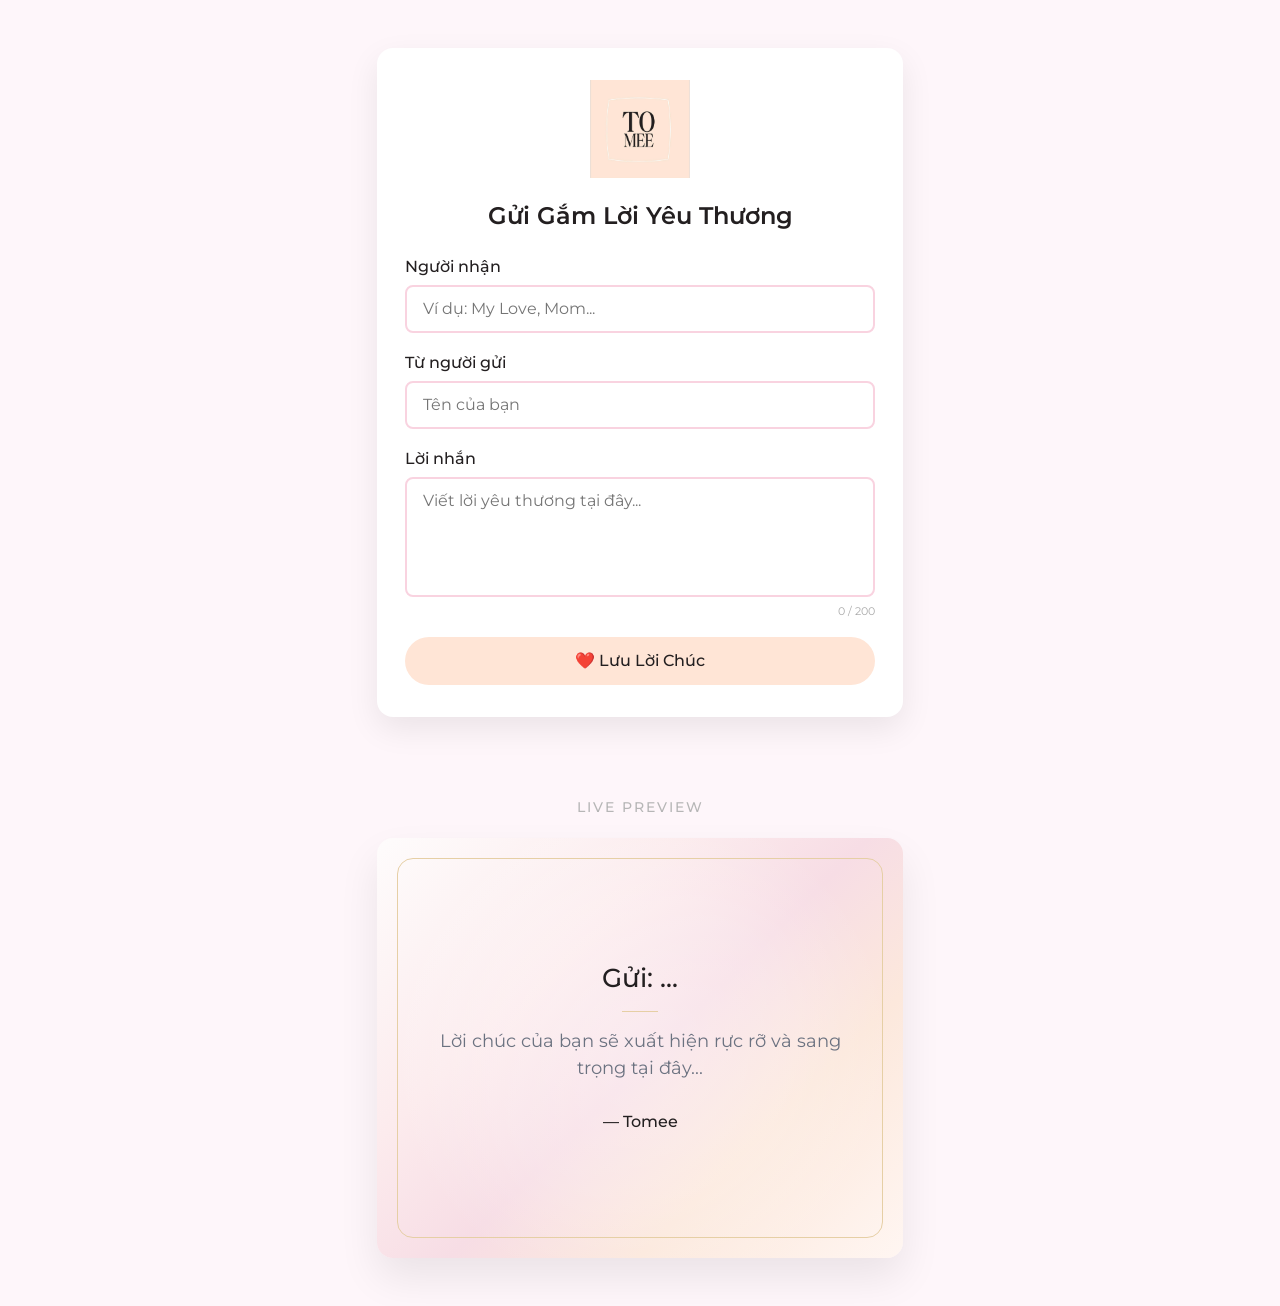
<file: index.html>
<!-- src/html/index.html -->
<!doctype html>
<html lang="en">
	<head>
		<meta charset="UTF-8" />
		<meta name="viewport" content="width=device-width, initial-scale=1.0" />
		<title>Document</title>

		<link rel="preconnect" href="https://fonts.googleapis.com" />
		<link rel="preconnect" href="https://fonts.gstatic.com" crossorigin />
		<link href="https://fonts.googleapis.com/css2?family=Montserrat:ital,wght@0,100..900;1,100..900&display=swap" rel="stylesheet" />

		<link rel="stylesheet" href="/assets/css/vendor.css" />
		<!-- Thêm vendor.css -->
		<link rel="stylesheet" href="/assets/css/main.css" />
		<!-- style.css -->
	</head>

	<body>
		<!-- Include header -->
		<header></header>

		<!-- Main content of the page -->
		<main>
			<!-- Main content -->
			<div class="lv_pageWrapper_container">
				<div class="container py-5">
					<div class="row justify-content-center">
						<div class="col-12 col-md-8 col-lg-6">
							<div class="lv_loveForm_wrapper">
								<div class="lv_loveForm_header">
									<img class="lv_loveForm_header_img" src="/assets/images/logo-to-mee.png" alt="" />
								</div>

								<div class="lv_loveForm_intro">
									<h2 class="lv_loveForm_introTitle">Gửi Gắm Lời Yêu Thương</h2>
								</div>

								<form class="lv_loveForm_form">
									<div class="lv_loveForm_fieldGroup">
										<label class="lv_loveForm_labelReceiver">Người nhận</label>
										<input type="text" class="lv_loveForm_inputReceiver" placeholder="Ví dụ: My Love, Mom..." />
									</div>

									<div class="lv_loveForm_fieldGroup">
										<label class="lv_loveForm_labelSender">Từ người gửi</label>
										<input type="text" class="lv_loveForm_inputSender" placeholder="Tên của bạn" />
									</div>

									<div class="lv_loveForm_fieldGroup">
										<label class="lv_loveForm_labelMessage">Lời nhắn</label>
										<textarea class="lv_loveForm_textareaMessage" placeholder="Viết lời yêu thương tại đây..."></textarea>
										<span class="lv_loveForm_charCount">0 / 200</span>
									</div>

									<button type="submit" class="lv_loveForm_submitButton">❤️ Lưu Lời Chúc</button>
								</form>
							</div>

							<!-- preview -->
							<div class="lv_cardPreview_wrapper">
								<div class="lv_cardPreview_container">
									<span class="lv_cardPreview_label"> LIVE PREVIEW </span>

									<div class="lv_cardPreview_card">
										<div class="lv_cardPreview_border">
											<div class="lv_cardPreview_content">
												<h1 class="lv_cardPreview_title">Gửi: ...</h1>

												<div class="lv_cardPreview_divider"></div>

												<p class="lv_cardPreview_message">Lời chúc của bạn sẽ xuất hiện rực rỡ và sang trọng tại đây...</p>

												<span class="lv_cardPreview_signature"> — Tomee </span>
											</div>
										</div>
									</div>
								</div>
							</div>
						</div>
					</div>
				</div>
			</div>
		</main>

		<!-- Include footer -->
		<footer></footer>

		<style>
			.lv_loading {
				display: inline-block;
				width: 16px;
				height: 16px;
				border: 2px solid #fff;
				border-top: 2px solid transparent;
				border-radius: 50%;
				animation: spin 0.8s linear infinite;
				margin-right: 6px;
				vertical-align: middle;
			}

			@keyframes spin {
				to {
					transform: rotate(360deg);
				}
			}

			.lv_formSuccess {
				margin-top: 12px;
				color: #2e7d32;
				font-weight: 600;
				text-align: center;
			}

			.lv_error {
				display: block;
				color: #d32f2f;
				font-size: 12px;
			}
		</style>

		<script src="/assets/js/vendor.js"></script>
		<!-- vendor.js -->
		<script src="/assets/js/main.js"></script>
		<!-- main.js -->

		<script>
			jQuery(function ($) {
				const $receiver = $(".lv_loveForm_inputReceiver");
				const $sender = $(".lv_loveForm_inputSender");
				const $message = $(".lv_loveForm_textareaMessage");

				const $previewTitle = $(".lv_cardPreview_title");
				const $previewMessage = $(".lv_cardPreview_message");
				const $previewSignature = $(".lv_cardPreview_signature");
				const $charCount = $(".lv_loveForm_charCount");

				// Người nhận → Title
				$receiver.on("input", function () {
					const val = $(this).val().trim();
					$previewTitle.text(`Gửi: ${val || "..."}`);
				});

				// Người gửi → Signature
				$sender.on("input", function () {
					const val = $(this).val().trim();
					$previewSignature.text(`— ${val || "Tomee"}`);
				});

				// Lời nhắn → Nội dung + đếm ký tự
				$message.on("input", function () {
					let val = $(this).val();

					if (val.length > 200) {
						val = val.substring(0, 200);
						$(this).val(val);
					}

					$previewMessage.text(val || "Lời chúc của bạn sẽ xuất hiện rực rỡ và sang trọng tại đây...");

					$charCount.text(`${val.length} / 200`);
				});
			});
		</script>

		<script>
			jQuery(function ($) {
				// gán name cho validate
				$(".lv_loveForm_inputReceiver").attr("name", "receiver");
				$(".lv_loveForm_inputSender").attr("name", "sender");
				$(".lv_loveForm_textareaMessage").attr("name", "message");

				const $form = $(".lv_loveForm_form");
				const $btn = $(".lv_loveForm_submitButton");
				const $charCount = $(".lv_loveForm_charCount");

				const $previewTitle = $(".lv_cardPreview_title");
				const $previewMessage = $(".lv_cardPreview_message");
				const $previewSignature = $(".lv_cardPreview_signature");

				$form.validate({
					rules: {
						receiver: {
							required: true,
							minlength: 3,
						},
						sender: {
							required: true,
							minlength: 3,
						},
						message: {
							required: true,
							maxlength: 200,
						},
					},

					messages: {
						receiver: {
							required: "Trường người nhận không được bỏ trống",
							minlength: "Người nhận phải có ít nhất 3 ký tự",
						},
						sender: {
							required: "Trường người gửi không được bỏ trống",
							minlength: "Người gửi phải có ít nhất 3 ký tự",
						},
						message: {
							required: "Lời nhắn không được bỏ trống",
							maxlength: "Lời nhắn tối đa 200 ký tự",
						},
					},

					errorElement: "span",
					errorClass: "lv_error",

					submitHandler: function (form) {
						$(".lv_formSuccess").remove();

						$btn.prop("disabled", true).html('<span class="lv_loading"></span> Đang gửi...');

						setTimeout(function () {
							form.reset();

							$previewTitle.text("Gửi: ...");
							$previewMessage.text("Lời chúc của bạn sẽ xuất hiện rực rỡ và sang trọng tại đây...");
							$previewSignature.text("— Tomee");
							$charCount.text("0 / 200");

							$btn.prop("disabled", false).html("❤️ Lưu Lời Chúc");

							$btn.after('<div class="lv_formSuccess">✨ Lời chúc đã được lưu thành công!</div>');
						}, 2000);

						return false;
					},
				});
			});
		</script>
	</body>
</html>
</file>
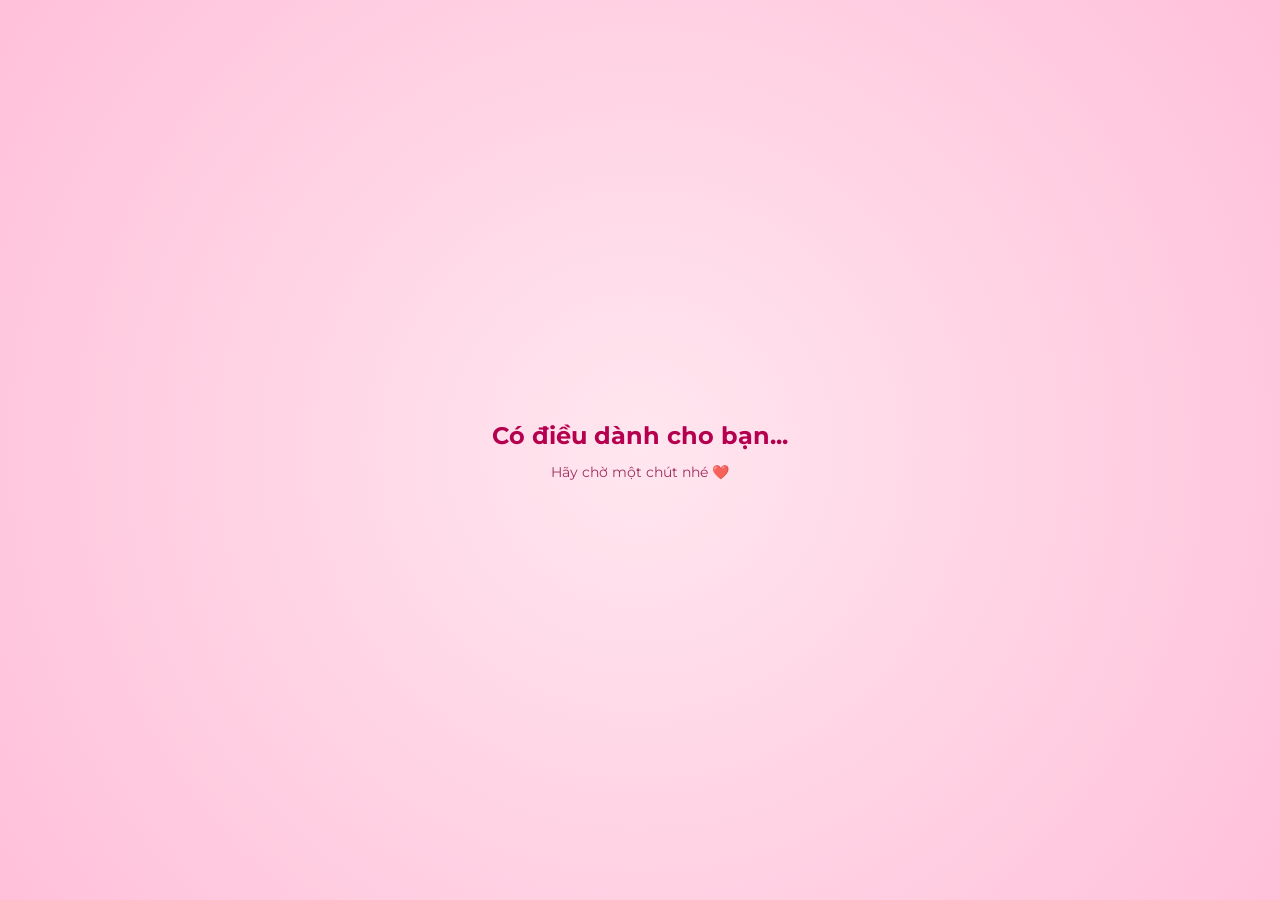
<file: wish.html>
<!-- src/html/index.html -->
<!doctype html>
<html lang="en">
	<head>
		<meta charset="UTF-8" />
		<meta name="viewport" content="width=device-width, initial-scale=1.0" />
		<title>Document</title>

		<link rel="preconnect" href="https://fonts.googleapis.com" />
		<link rel="preconnect" href="https://fonts.gstatic.com" crossorigin />
		<link href="https://fonts.googleapis.com/css2?family=Montserrat:ital,wght@0,100..900;1,100..900&display=swap" rel="stylesheet" />

		<link rel="stylesheet" href="/assets/css/vendor.css" />
		<!-- Thêm vendor.css -->
		<link rel="stylesheet" href="/assets/css/main.css" />
		<!-- style.css -->
	</head>

	<body>
		<!-- Include header -->
		<header></header>

		<script src="/assets/js/animate-heart-canvas-browser.js"></script>
		<script>
			let queryData = getSearchData();
			console.log(queryData);
			let animateHeartCanvas = new AnimateHeartCanvas(Number(queryData.hMin), Number(queryData.hMax), Number(queryData.countHeart), Number(queryData.sizeMin), Number(queryData.sizeMax), queryData.bgColor);

			/****************************
			 *
			 *  获取地址栏get数据
			 *
			 *  - 有值的时候返回一个包含所有参数的对象
			 *  - 无值的时候，返回 `false`
			 *
			 ****************************/

			function getSearchData() {
				let searchString = location.search;
				if (searchString) {
					let obj = {};
					searchString = searchString.substring(1, searchString.length);
					let tempArray = searchString.split("&");
					tempArray.forEach((item) => {
						obj[item.split("=")[0]] = decodeURIComponent(item.split("=")[1]);
					});
					return obj;
				} else {
					return false;
				}
			}
		</script>

		<!-- Main content of the page -->
		<main>
			<div class="lv_revealOverlay">
				<div class="lv_revealContent">
					<div class="lv_revealText">Có điều dành cho bạn...</div>
					<div class="lv_revealSub">Hãy chờ một chút nhé ❤️</div>
				</div>
			</div>
			<!-- Main content -->
			<div class="container">
				<div class="lv_wish_pageWrapper">
					<div class="lv_wish_container">
						<!-- Title -->
						<div class="lv_wish_title">
							<div class="lv_wish_titleMain">Lời Chúc Dành Cho Bạn</div>
						</div>

						<!-- Message -->
						<div class="lv_wish_message">
							<!-- Toggle -->
							<input type="checkbox" id="lv_wish_toggle" class="lv_wish_toggle" />

							<!-- Envelope -->
							<label for="lv_wish_toggle" class="lv_wish_envelope">
								<!-- Back -->
								<div class="lv_wish_envelopeBack"></div>

								<!-- Side triangles -->
								<div class="lv_wish_envelopeLeft"></div>
								<div class="lv_wish_envelopeRight"></div>

								<!-- Top flap -->
								<div class="lv_wish_envelopeFlap"></div>

								<!-- Letter -->
								<div class="lv_wish_letter">
									<div class="lv_wish_letterTo">Gửi: My Love</div>

									<div class="lv_wish_letterContent">Lorem ipsum dolor sit amet consectetur adipisicing elit. In quo repellat esse consequatur architecto odio eligendi accusantium, dolore nobis perferendis eveniet non ipsum quia porro deleniti. Culpa, delectus expedita? Rem!</div>

									<div class="lv_wish_letterSign">— Anh Yêu</div>
								</div>

								<div class="lv_wish_envelopeSeal"></div>
							</label>
						</div>
					</div>
				</div>
			</div>
		</main>

		<!-- Include footer -->
		<footer></footer>

		<style>
			canvas {
				opacity: 0.08;
			}

			.lv_revealOverlay {
				position: fixed;
				inset: 0;
				background: radial-gradient(circle, #ffe6ef, #ffc0d9);
				z-index: 9999;
				display: flex;
				align-items: center;
				justify-content: center;
				transition:
					opacity 1.2s ease,
					visibility 1.2s ease;
			}

			.lv_revealOverlay.hide {
				opacity: 0;
				visibility: hidden;
			}

			.lv_revealContent {
				text-align: center;
				animation: fadeUp 1.5s ease;
			}

			.lv_revealText {
				font-size: 24px;
				font-weight: 700;
				color: #b4004e;
			}

			.lv_revealSub {
				margin-top: 8px;
				font-size: 14px;
				color: #8a003a;
				opacity: 0.8;
			}

			@keyframes fadeUp {
				from {
					opacity: 0;
					transform: translateY(12px);
				}
				to {
					opacity: 1;
					transform: translateY(0);
				}
			}
		</style>

		<script src="/assets/js/vendor.js"></script>
		<!-- vendor.js -->
		<script src="/assets/js/main.js"></script>
		<!-- main.js -->

		<script>
			jQuery(function ($) {
				setTimeout(function () {
					$(".lv_revealOverlay").addClass("hide");
				}, 3000);
			});
		</script>
	</body>
</html>
</file>
<file: assets/css/main.css>
body {
	line-height: 1.5;
	font-size: 16px;
	font-family: "Montserrat", sans-serif;
	font-size: 400;
	color: #231f20;
}

.lv_pageWrapper_container {
	background-color: #fef6fa;
}

.lv_loveForm_wrapper {
	background-color: #ffffff;
	border-radius: 16px;
	padding: 32px 28px;
	box-shadow: 0 12px 32px rgba(0, 0, 0, 0.08);
	display: grid;
	row-gap: 24px;
}

/* Header */
.lv_loveForm_header {
	text-align: center;
}

/* Intro */
.lv_loveForm_intro {
	text-align: center;
}

.lv_loveForm_introTitle {
	font-size: 24px;
	margin: 0px;
	font-weight: 600;
	color: #231f20;
}

/* Form */
.lv_loveForm_form {
	display: grid;
	row-gap: 18px;
}

.lv_loveForm_fieldGroup {
	display: grid;
	row-gap: 6px;
}

.lv_loveForm_labelReceiver,
.lv_loveForm_labelSender,
.lv_loveForm_labelMessage {
	font-size: 16px;
	color: #231f20;
	font-weight: 500;
}

.lv_loveForm_inputReceiver,
.lv_loveForm_inputSender {
	height: 48px;
	padding: 0 16px;
	font-size: 16px;
	border-radius: 8px;
	border: 2px solid #f9d3e0;
	outline: none !important;
}

.lv_loveForm_inputReceiver:focus,
.lv_loveForm_inputSender:focus,
.lv_loveForm_textareaMessage:focus {
	border: 2px solid #ffe5d6 !important;
}

.lv_loveForm_textareaMessage {
	height: 120px;
	padding: 10px 16px;
	font-size: 16px;
	border-radius: 8px;
	border: 2px solid #f9d3e0;
	resize: none;
	outline: none !important;
}

.lv_loveForm_charCount {
	font-size: 11px;
	color: #aaaaaa;
	text-align: right;
}

/* Button */
.lv_loveForm_submitButton {
	height: 48px;
	border-radius: 24px;
	border: none;
	background-color: #ffe5d6 !important;
	font-size: 16px;
	color: #231f20 !important;
	cursor: pointer;
	font-weight: 500;
	transition: all 0.3s;
}

.lv_loveForm_submitButton:hover {
	background-color: #f9d3e0 !important;
}

.lv_loveForm_header_img {
	width: 100px;
	height: auto;
}

.lv_cardPreview_container {
	display: grid;
	place-items: center;
	border-radius: 16px;
}

.lv_cardPreview_card {
	width: 100%;
	min-height: 420px;
	display: grid;
	place-items: center;
	border-radius: 16px;
	box-shadow: 0px 20px 40px rgba(0, 0, 0, 0.08);
	background: radial-gradient(circle at 50% 50%, rgba(255, 255, 255, 0.35) 0%, rgba(255, 255, 255, 0.2) 45%, rgba(255, 255, 255, 0) 75%), linear-gradient(135deg, #fefcfc 0%, #fcebed 32%, #f7dde5 52%, #fce8dc 72%, #fff6f2 100%);
}

.lv_cardPreview_border {
	width: calc(100% - 40px);
	height: calc(100% - 40px);
	border: 1px solid #e6cfa5;
	display: grid;
	place-items: center;
	border-radius: 16px;
}

.lv_cardPreview_content {
	width: 100%;
	display: grid;
	grid-template-rows: auto auto auto auto;
	justify-items: center;
	row-gap: 16px;
	text-align: center;
	padding: 24px 32px;
}

.lv_cardPreview_title {
	font-size: 26px;
	font-weight: 500;
	color: #231f20;
	margin: 0;
}

.lv_cardPreview_divider {
	width: 36px;
	height: 1px;
	background-color: #e6cfa5;
}

.lv_cardPreview_message {
	font-size: 18px;
	color: #6b7280;
	margin: 0;
}

.lv_cardPreview_signature {
	font-size: 16px;
	font-weight: 500;
	color: #231f20;
	margin-top: 12px;
}

.lv_cardPreview_label {
	font-size: 14px;
	font-weight: 500;
	letter-spacing: 2px;
	text-transform: uppercase;
	color: #b6b6b6;
	margin-bottom: 20px;
	display: block;
	text-align: center;
}

.lv_cardPreview_wrapper {
	padding-top: 80px;
}

.lv_wish_pageWrapper {
	display: flex;
	flex-direction: column;
	min-height: 100vh;
	justify-content: center;
}

.lv_wish_container {
	display: grid;
	justify-items: center;
	row-gap: 16px;
	margin-top: 48px;
	margin-bottom: 48px;
}

/* ===== TITLE ===== */
.lv_wish_title {
	text-align: center;
}

.lv_wish_titleMain {
	font-size: 24px;
	margin: 0px;
	font-weight: 600;
	color: #231f20;
}

/* ===== TOGGLE ===== */
.lv_wish_toggle {
	display: none;
}

/* ===== ENVELOPE ===== */
.lv_wish_envelope {
	position: relative;
	width: 420px;
	height: 300px;
	cursor: pointer;
	perspective: 1200px;
	filter: drop-shadow(0 14px 28px rgba(0, 0, 0, 0.08));
}

/* ===== BODY ===== */
.lv_wish_envelopeBack {
	position: absolute;
	bottom: 0;
	width: 100%;
	height: 190px;
	background: linear-gradient(to bottom, rgba(254, 246, 250, 0.95), rgba(249, 211, 224, 0.7));
	border-radius: 12px;
	z-index: 1;
}

/* ===== SIDE FOLDS ===== */
.lv_wish_envelopeLeft,
.lv_wish_envelopeRight {
	position: absolute;
	bottom: 0;
	width: 0;
	height: 0;
	border-top: 95px solid transparent;
	border-bottom: 95px solid transparent;
	z-index: 2;
}

.lv_wish_envelopeLeft {
	left: 0;
	border-left: 210px solid rgba(249, 211, 224, 0.65);
}

.lv_wish_envelopeRight {
	right: 0;
	border-right: 210px solid rgba(249, 211, 224, 0.5);
}

/* ===== TOP FLAP ===== */
.lv_wish_envelopeFlap {
	position: absolute;
	top: 110px;
	left: 0;
	width: 0;
	height: 0;
	border-left: 210px solid transparent;
	border-right: 210px solid transparent;
	border-top: 120px solid rgba(249, 211, 224, 0.6);
	filter: blur(0.25px);
	transform-origin: top center;
	transform-style: preserve-3d;
	transition: transform 0.9s ease;
	z-index: 4;
}

/* ===== LETTER ===== */
.lv_wish_letter {
	position: absolute;
	bottom: 24px;
	left: 50%;
	width: 360px;
	padding: 32px 24px;
	transform: translateX(-50%) translateY(140px);
	border-radius: 10px;
	box-shadow: 0 10px 24px rgba(0, 0, 0, 0.06);
	backdrop-filter: blur(2px);
	opacity: 0;
	transition: 0.9s ease;
	z-index: 20;
	text-align: center;
	display: flex;
	flex-direction: column;
	gap: 24px;
	background-color: #fff;
}

/* ===== LETTER TEXT ===== */
.lv_wish_letterTo {
	font-size: 12px;
	color: #9a8f95;
}

.lv_wish_letterContent {
	font-size: 14px;
	color: #231f20;
	font-style: italic;
	display: -webkit-box;
	-webkit-line-clamp: 5; /* số dòng tối đa */
	-webkit-box-orient: vertical;
	overflow: hidden;
}

.lv_wish_letterSign {
	font-size: 12px;
	color: #8a7f85;
}

/* ===== SEAL ===== */
.lv_wish_envelopeSeal {
	position: absolute;
	bottom: 86px;
	left: 50%;
	transform: translateX(-50%);
	width: 34px;
	height: 34px;
	background: radial-gradient(circle at 30% 30%, rgba(254, 246, 250, 0.9), rgba(249, 211, 224, 0.7));
	border-radius: 50%;
	box-shadow: 0 2px 6px rgba(0, 0, 0, 0.18);
	z-index: 5;
	transition:
		transform 0.4s ease,
		opacity 0.3s ease;
}

/* ===== OPEN STATE ===== */
.lv_wish_toggle:checked + .lv_wish_envelope .lv_wish_envelopeFlap {
	transform: rotateX(-180deg);
}

.lv_wish_toggle:checked + .lv_wish_envelope .lv_wish_letter {
	transform: translateX(-50%) translateY(-30px);
	opacity: 1;
}

.lv_wish_toggle:checked + .lv_wish_envelope .lv_wish_envelopeSeal {
	opacity: 0;
	transform: translateX(-50%) scale(0.6);
}

/* ============================= */
/* ===== RESPONSIVE ===== */
/* ============================= */

@media (min-width: 1000px) {
	.lv_wish_envelope {
		width: 520px;
		height: 360px;
		transform: translateY(-100px);
		transition: all 0.8s;
	}

	.lv_wish_toggle:checked + .lv_wish_envelope {
		transform: translateY(0px);
		transition: all 0.8s;
	}

	.lv_wish_envelopeBack {
		height: 230px;
	}

	.lv_wish_envelopeLeft,
	.lv_wish_envelopeRight {
		border-top: 115px solid transparent;
		border-bottom: 115px solid transparent;
	}

	.lv_wish_envelopeLeft {
		border-left: 260px solid rgba(249, 211, 224, 0.6);
	}

	.lv_wish_envelopeRight {
		border-right: 260px solid rgba(249, 211, 224, 0.45);
	}

	.lv_wish_envelopeFlap {
		top: 130px;
		border-left: 260px solid transparent;
		border-right: 260px solid transparent;
		border-top: 140px solid rgba(249, 211, 224, 0.9);
	}
}

@media (max-width: 999px) {
	.lv_wish_envelope {
		width: 320px;
		height: 240px;
		transform: translateY(-60px);
		transition: all 0.5s;
	}

	.lv_wish_toggle:checked + .lv_wish_envelope {
		transform: translateY(0px);
		transition: all 0.5s;
	}

	.lv_wish_envelopeBack {
		height: 150px;
	}

	.lv_wish_envelopeLeft,
	.lv_wish_envelopeRight {
		border-top: 75px solid transparent;
		border-bottom: 75px solid transparent;
	}

	.lv_wish_envelopeLeft {
		border-left: 160px solid rgba(249, 211, 224, 0.6);
	}

	.lv_wish_envelopeRight {
		border-right: 160px solid rgba(249, 211, 224, 0.45);
	}

	.lv_wish_envelopeFlap {
		top: 90px;
		border-left: 160px solid transparent;
		border-right: 160px solid transparent;
		border-top: 100px solid rgba(249, 211, 224, 0.9);
	}

	.lv_wish_envelopeSeal {
		bottom: 42px;
	}

	.lv_wish_toggle:checked + .lv_wish_envelope .lv_wish_letter {
		transform: translateX(-50%) translateY(79px);
	}
}
</file>
